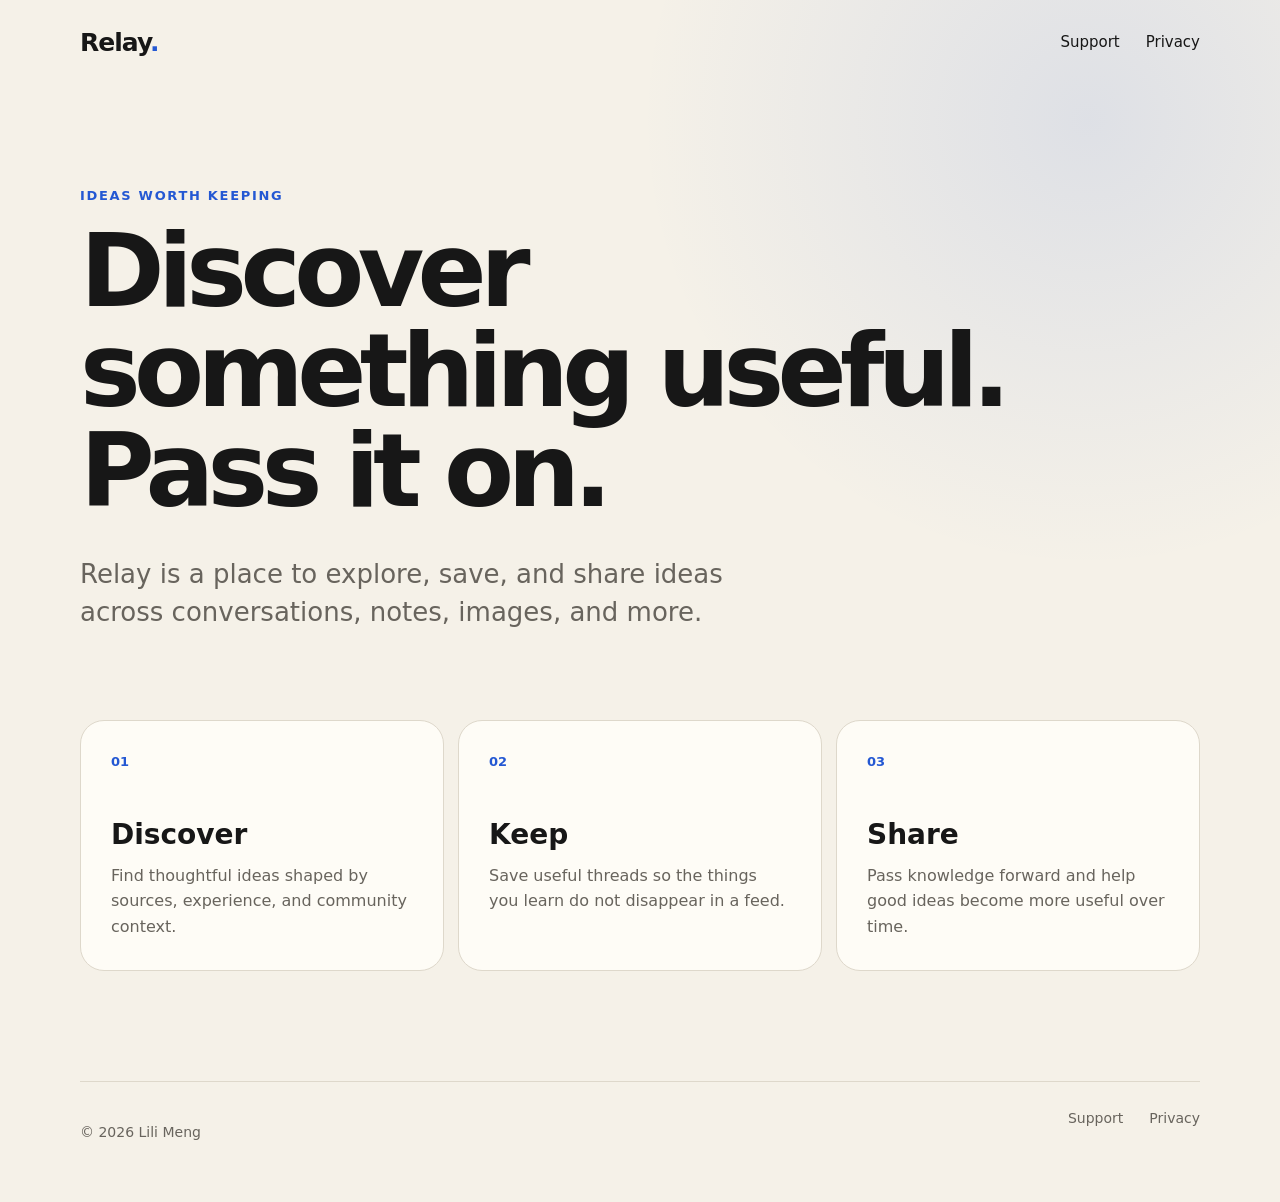
<file: index.html>
<!doctype html>
<html lang="en">
<head>
  <meta charset="utf-8">
  <meta name="viewport" content="width=device-width, initial-scale=1">
  <meta name="description" content="Support and privacy information for the Relay iOS app.">
  <title>Relay — Discover, save, and share ideas</title>
  <link rel="stylesheet" href="./styles.css">
</head>
<body>
  <main>
    <nav class="nav shell" aria-label="Main navigation">
      <a class="brand" href="./">Relay<span>.</span></a>
      <div class="nav-links"><a href="./support/">Support</a><a href="./privacy/">Privacy</a></div>
    </nav>

    <section class="hero shell">
      <p class="eyebrow">Ideas worth keeping</p>
      <h1>Discover something useful.<br>Pass it on.</h1>
      <p class="lede">Relay is a place to explore, save, and share ideas across conversations, notes, images, and more.</p>
    </section>

    <section class="cards shell" aria-label="Relay features">
      <article><span>01</span><h2>Discover</h2><p>Find thoughtful ideas shaped by sources, experience, and community context.</p></article>
      <article><span>02</span><h2>Keep</h2><p>Save useful threads so the things you learn do not disappear in a feed.</p></article>
      <article><span>03</span><h2>Share</h2><p>Pass knowledge forward and help good ideas become more useful over time.</p></article>
    </section>

    <footer class="shell footer">
      <p>© 2026 Lili Meng</p>
      <div><a href="./support/">Support</a><a href="./privacy/">Privacy</a></div>
    </footer>
  </main>
</body>
</html>
</file>
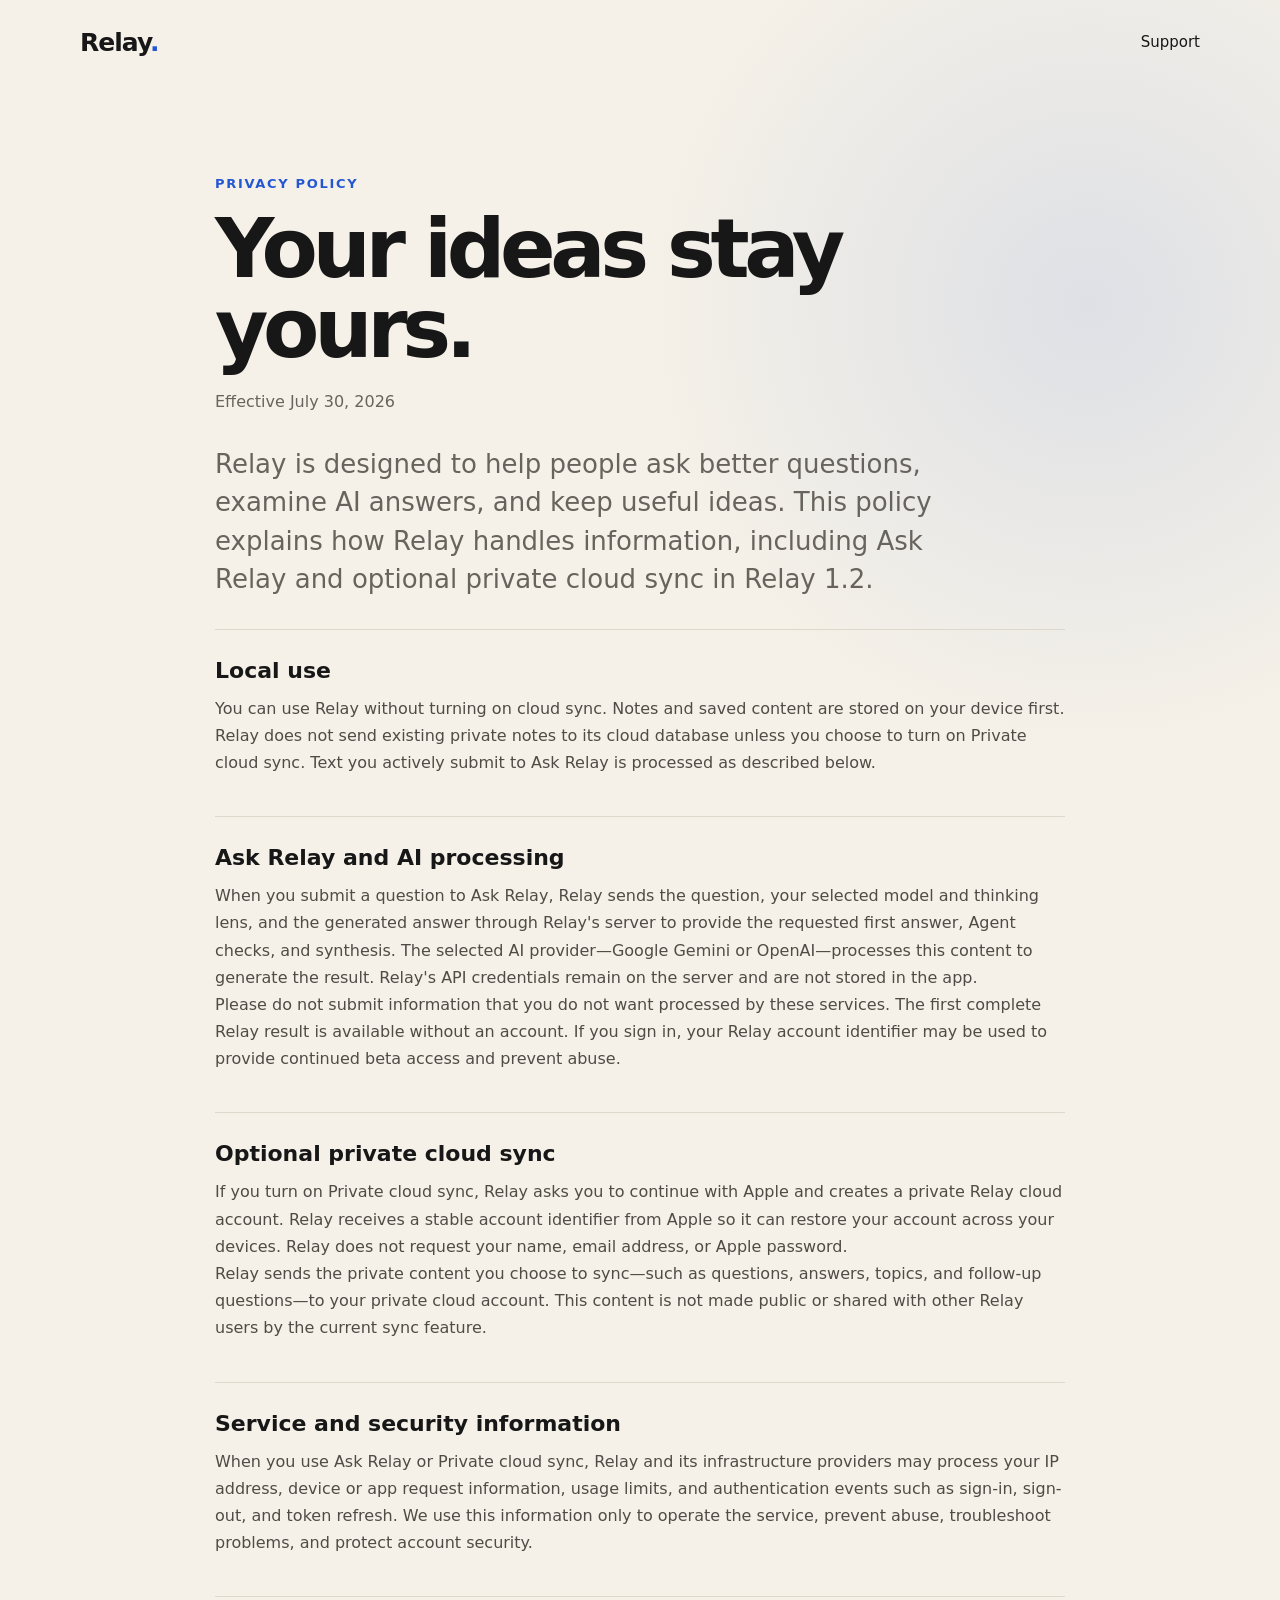
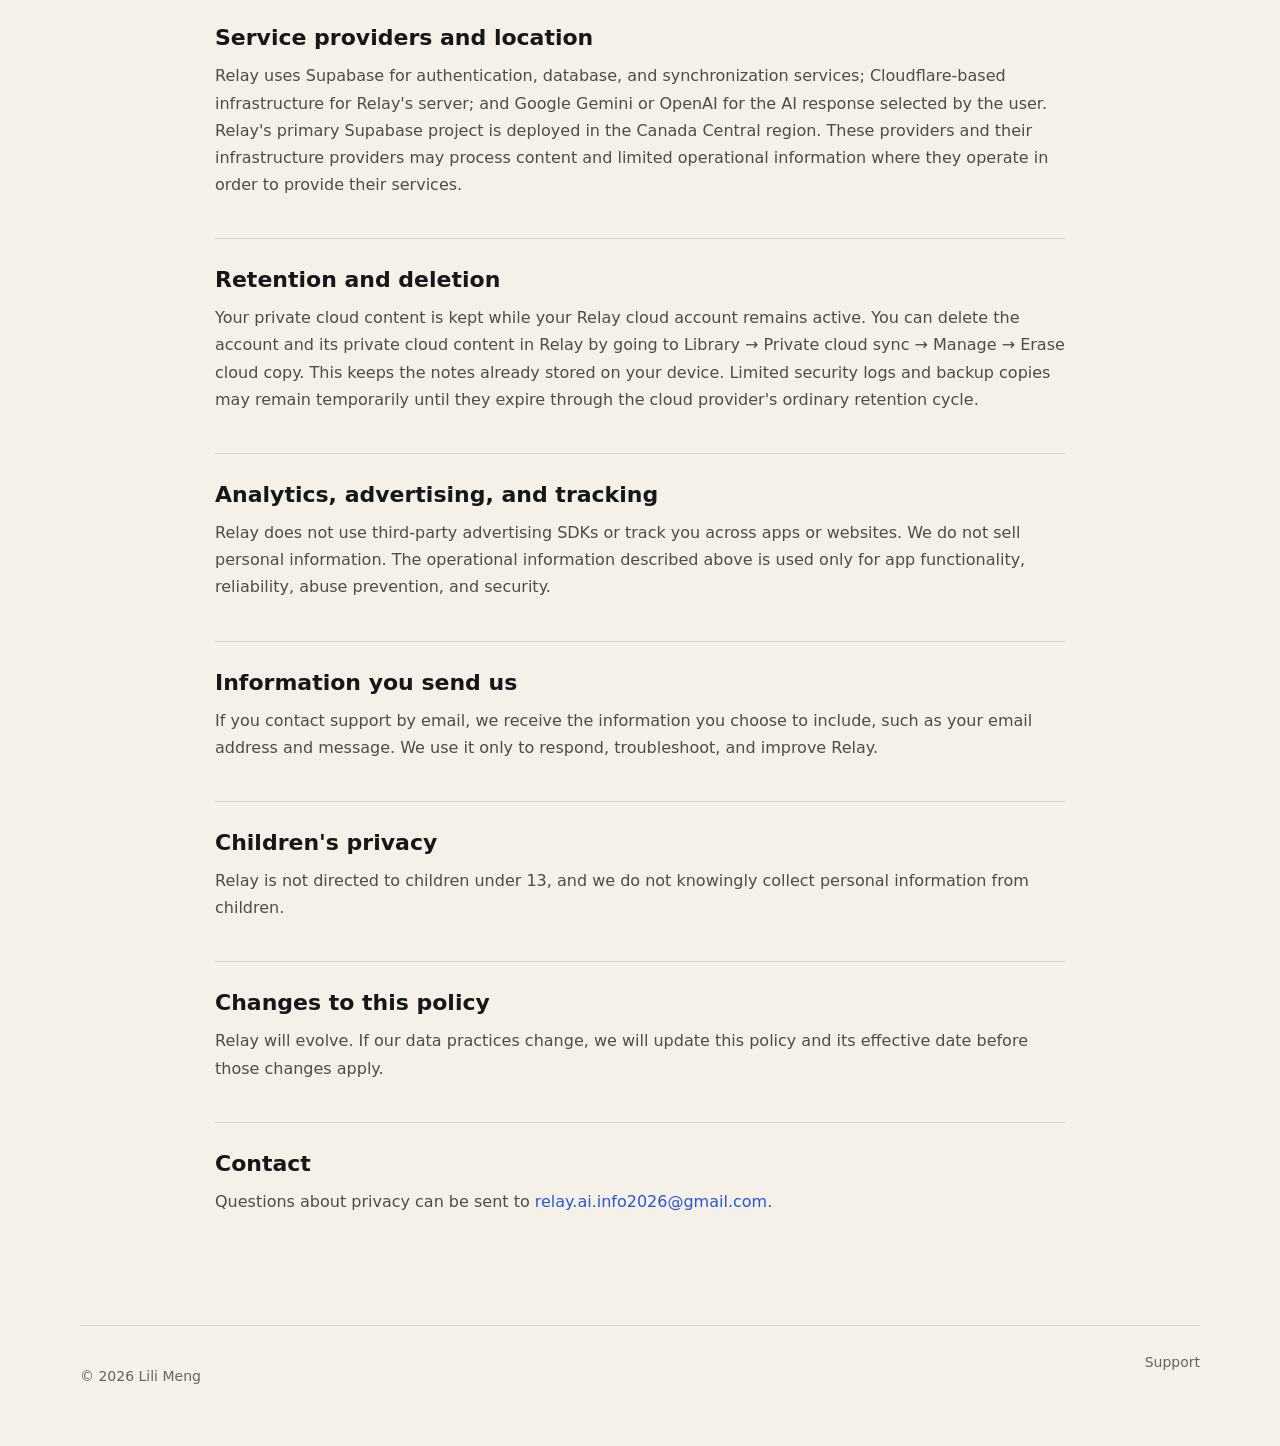
<file: privacy/index.html>
<!doctype html>
<html lang="en">
<head>
  <meta charset="utf-8">
  <meta name="viewport" content="width=device-width, initial-scale=1">
  <meta name="description" content="Privacy information for the Relay iOS app.">
  <title>Privacy Policy — Relay</title>
  <link rel="stylesheet" href="../styles.css">
</head>
<body>
  <main>
    <nav class="nav shell" aria-label="Main navigation">
      <a class="brand" href="../">Relay<span>.</span></a>
      <a href="../support/">Support</a>
    </nav>

    <article class="legal shell">
      <p class="eyebrow">Privacy Policy</p>
      <h1>Your ideas stay yours.</h1>
      <p class="updated">Effective July 30, 2026</p>
      <p class="intro">Relay is designed to help people ask better questions, examine AI answers, and keep useful ideas. This policy explains how Relay handles information, including Ask Relay and optional private cloud sync in Relay 1.2.</p>

      <section><h2>Local use</h2><p>You can use Relay without turning on cloud sync. Notes and saved content are stored on your device first. Relay does not send existing private notes to its cloud database unless you choose to turn on Private cloud sync. Text you actively submit to Ask Relay is processed as described below.</p></section>
      <section><h2>Ask Relay and AI processing</h2><p>When you submit a question to Ask Relay, Relay sends the question, your selected model and thinking lens, and the generated answer through Relay's server to provide the requested first answer, Agent checks, and synthesis. The selected AI provider—Google Gemini or OpenAI—processes this content to generate the result. Relay's API credentials remain on the server and are not stored in the app.</p><p>Please do not submit information that you do not want processed by these services. The first complete Relay result is available without an account. If you sign in, your Relay account identifier may be used to provide continued beta access and prevent abuse.</p></section>
      <section><h2>Optional private cloud sync</h2><p>If you turn on Private cloud sync, Relay asks you to continue with Apple and creates a private Relay cloud account. Relay receives a stable account identifier from Apple so it can restore your account across your devices. Relay does not request your name, email address, or Apple password.</p><p>Relay sends the private content you choose to sync—such as questions, answers, topics, and follow-up questions—to your private cloud account. This content is not made public or shared with other Relay users by the current sync feature.</p></section>
      <section><h2>Service and security information</h2><p>When you use Ask Relay or Private cloud sync, Relay and its infrastructure providers may process your IP address, device or app request information, usage limits, and authentication events such as sign-in, sign-out, and token refresh. We use this information only to operate the service, prevent abuse, troubleshoot problems, and protect account security.</p></section>
      <section><h2>Service providers and location</h2><p>Relay uses Supabase for authentication, database, and synchronization services; Cloudflare-based infrastructure for Relay's server; and Google Gemini or OpenAI for the AI response selected by the user. Relay's primary Supabase project is deployed in the Canada Central region. These providers and their infrastructure providers may process content and limited operational information where they operate in order to provide their services.</p></section>
      <section><h2>Retention and deletion</h2><p>Your private cloud content is kept while your Relay cloud account remains active. You can delete the account and its private cloud content in Relay by going to Library → Private cloud sync → Manage → Erase cloud copy. This keeps the notes already stored on your device. Limited security logs and backup copies may remain temporarily until they expire through the cloud provider's ordinary retention cycle.</p></section>
      <section><h2>Analytics, advertising, and tracking</h2><p>Relay does not use third-party advertising SDKs or track you across apps or websites. We do not sell personal information. The operational information described above is used only for app functionality, reliability, abuse prevention, and security.</p></section>
      <section><h2>Information you send us</h2><p>If you contact support by email, we receive the information you choose to include, such as your email address and message. We use it only to respond, troubleshoot, and improve Relay.</p></section>
      <section><h2>Children's privacy</h2><p>Relay is not directed to children under 13, and we do not knowingly collect personal information from children.</p></section>
      <section><h2>Changes to this policy</h2><p>Relay will evolve. If our data practices change, we will update this policy and its effective date before those changes apply.</p></section>
      <section><h2>Contact</h2><p>Questions about privacy can be sent to <a href="mailto:relay.ai.info2026@gmail.com">relay.ai.info2026@gmail.com</a>.</p></section>
    </article>

    <footer class="shell footer"><p>© 2026 Lili Meng</p><a href="../support/">Support</a></footer>
  </main>
</body>
</html>
</file>
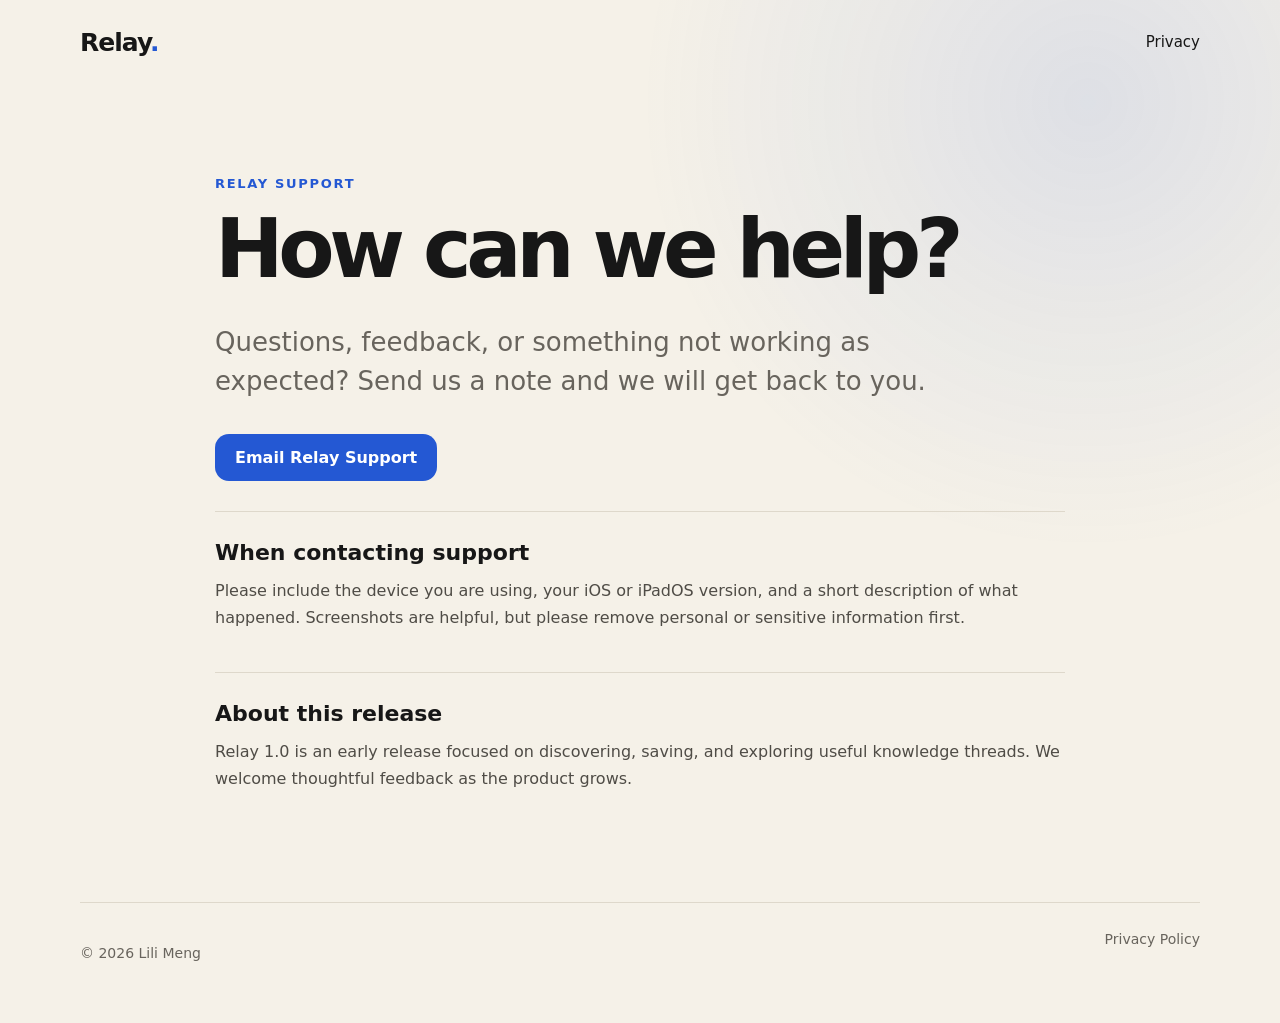
<file: support/index.html>
<!doctype html>
<html lang="en">
<head>
  <meta charset="utf-8">
  <meta name="viewport" content="width=device-width, initial-scale=1">
  <meta name="description" content="Get help with the Relay iOS app.">
  <title>Support — Relay</title>
  <link rel="stylesheet" href="../styles.css">
</head>
<body>
  <main>
    <nav class="nav shell" aria-label="Main navigation">
      <a class="brand" href="../">Relay<span>.</span></a>
      <a href="../privacy/">Privacy</a>
    </nav>

    <article class="legal shell">
      <p class="eyebrow">Relay Support</p>
      <h1>How can we help?</h1>
      <p class="intro">Questions, feedback, or something not working as expected? Send us a note and we will get back to you.</p>
      <a class="contact" href="mailto:relay.ai.info2026@gmail.com">Email Relay Support</a>

      <section>
        <h2>When contacting support</h2>
        <p>Please include the device you are using, your iOS or iPadOS version, and a short description of what happened. Screenshots are helpful, but please remove personal or sensitive information first.</p>
      </section>
      <section>
        <h2>About this release</h2>
        <p>Relay 1.0 is an early release focused on discovering, saving, and exploring useful knowledge threads. We welcome thoughtful feedback as the product grows.</p>
      </section>
    </article>

    <footer class="shell footer"><p>© 2026 Lili Meng</p><a href="../privacy/">Privacy Policy</a></footer>
  </main>
</body>
</html>
</file>
<file: styles.css>
:root {
  --canvas: #f5f1e8;
  --card: #fffdf8;
  --ink: #171717;
  --muted: #68645d;
  --blue: #2458d3;
  --line: #ded8cb;
}

* { box-sizing: border-box; }
html { background: var(--canvas); color: var(--ink); }
body {
  margin: 0;
  font-family: ui-sans-serif, system-ui, -apple-system, BlinkMacSystemFont, "Segoe UI", sans-serif;
  background: radial-gradient(circle at 85% 10%, rgba(36, 88, 211, .11), transparent 28rem), var(--canvas);
}
a { color: inherit; text-decoration: none; }
.shell { width: min(1120px, calc(100% - 40px)); margin-inline: auto; }
.nav { height: 84px; display: flex; align-items: center; justify-content: space-between; font-size: 15px; }
.brand { font-size: 25px; font-weight: 750; letter-spacing: -1px; }
.brand span, .eyebrow, .legal a { color: var(--blue); }
.nav-links, .footer div { display: flex; gap: 26px; }
.nav a:not(.brand):hover, .footer a:hover { color: var(--blue); }
.hero { padding: 104px 0 88px; max-width: 1120px; }
.eyebrow { font-size: 13px; font-weight: 750; text-transform: uppercase; letter-spacing: .13em; margin: 0 0 18px; }
.hero h1, .legal h1 { font-size: clamp(54px, 8vw, 102px); line-height: .98; letter-spacing: -.065em; margin: 0; max-width: 950px; }
.lede, .intro { color: var(--muted); font-size: clamp(19px, 2.3vw, 26px); line-height: 1.48; max-width: 720px; margin: 34px 0 0; }
.cards { display: grid; grid-template-columns: repeat(3, 1fr); gap: 14px; padding-bottom: 110px; }
.cards article { background: rgba(255, 253, 248, .9); border: 1px solid var(--line); border-radius: 24px; padding: 30px; min-height: 250px; }
.cards span { color: var(--blue); font-size: 13px; font-weight: 700; }
.cards h2 { font-size: 28px; margin: 48px 0 12px; }
.cards p { color: var(--muted); line-height: 1.6; margin: 0; }
.footer { border-top: 1px solid var(--line); display: flex; justify-content: space-between; padding: 28px 0 48px; color: var(--muted); font-size: 14px; }
.legal { max-width: 850px; padding: 92px 0 100px; }
.legal h1 { font-size: clamp(48px, 7vw, 82px); }
.updated { color: var(--muted); margin: 22px 0 0; }
.legal section { border-top: 1px solid var(--line); padding: 28px 0 10px; margin-top: 30px; }
.legal section h2 { font-size: 22px; margin: 0 0 12px; }
.legal section p { color: #4f4c46; line-height: 1.7; margin: 0; }
.contact { display: inline-flex; margin-top: 34px; color: white !important; background: var(--blue); padding: 14px 20px; border-radius: 14px; font-weight: 700; }

@media (max-width: 760px) {
  .hero { padding: 70px 0 65px; }
  .cards { grid-template-columns: 1fr; }
  .cards article { min-height: 210px; }
  .legal { padding-top: 65px; }
  .footer { gap: 20px; flex-direction: column; }
}

@media (prefers-reduced-motion: no-preference) {
  a { transition: color .18s ease, transform .18s ease; }
  .contact:hover { transform: translateY(-2px); }
}
</file>
